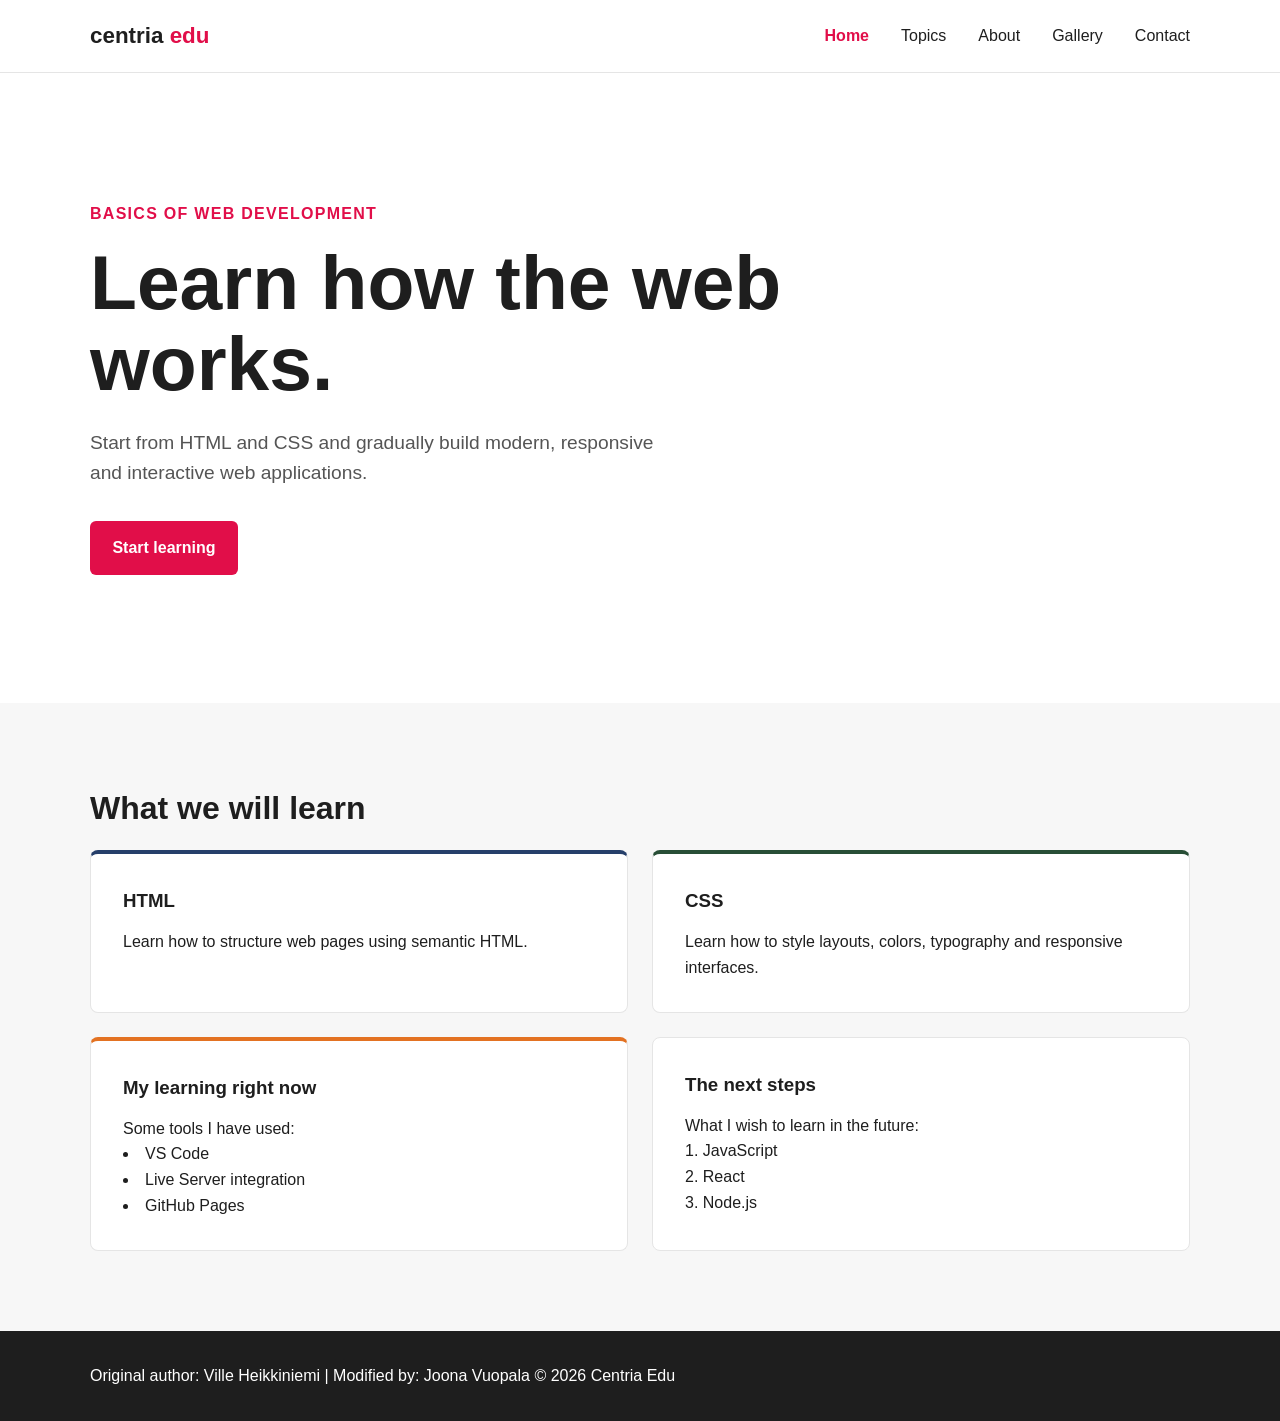
<file: s7/index.html>
<!--
    Centria Edu - Basics of Web Development

    Original author: Ville Heikkiniemi
    Modified by: Joona Vuopala
    Last modified: 2026-10-22

    Based on the original course template.
-->

<!DOCTYPE html>
<html lang="en">

<head>
    <meta charset="UTF-8">
    <meta name="viewport" content="width=device-width, initial-scale=1.0">
    <meta name="author" content="Ville Heikkiniemi">
    <link rel="icon" href="favicon.ico">
    <link rel="stylesheet" href="style.css">

    <title>Centria Edu | Basics of Web Development</title>
</head>

<body>

    <header>
        <div class="container">
            <nav>
                <div class="logo">
                    centria <span>edu</span>
                </div>

                <ul>
                    <li><a href="index.html" aria-current="page">Home</a></li>
                    <li><a href="#topics">Topics</a></li>
                    <li><a href="#">About</a></li>
                    <li><a href="gallery.html">Gallery</a></li>
                    <li><a href="contact.html">Contact</a></li>
                </ul>
            </nav>
        </div>
    </header>

    <main>

        <section class="hero">
            <div class="container">
                <div class="hero-content">

                    <span class="label">Basics of Web Development</span>

                    <h1>
                        Learn how the web works.
                    </h1>

                    <p>
                        Start from HTML and CSS and gradually build modern,
                        responsive and interactive web applications.
                    </p>

                    <a href="#topics" class="button">
                        Start learning
                    </a>

                </div>
            </div>
        </section>

        <section class="topics" id="topics">
            <div class="container">

                <h2>What we will learn</h2>

                <div class="cards">

                    <article class="card">
                        <h3>HTML</h3>
                        <p>
                            Learn how to structure web pages using semantic HTML.
                        </p>
                    </article>

                    <article class="card">
                        <h3>CSS</h3>
                        <p>
                            Learn how to style layouts, colors, typography and
                            responsive interfaces.
                        </p>
                    </article>

                    <article class="card">
                        <h3>My learning right now</h3>
                        <p>Some tools I have used:</p>
                        <ul>
                            <li>VS Code</li>
                            <li>Live Server integration</li>
                            <li>GitHub Pages</li>
                        </ul>
                    </article>

                    <article class="card">
                        <h3>The next steps</h3>
                        <p>What I wish to learn in the future:</p>
                        <ol>
                            <li>JavaScript</li>
                            <li>React</li>
                            <li>Node.js</li>
                        </ol>
                    </article>

                </div>
            </div>
        </section>

    </main>

    <footer>
        <div class="container">
            <p>Original author: Ville Heikkiniemi | Modified by: Joona Vuopala &copy; 2026 Centria Edu</p>
        </div>
    </footer>

</body>

</html>
</file>
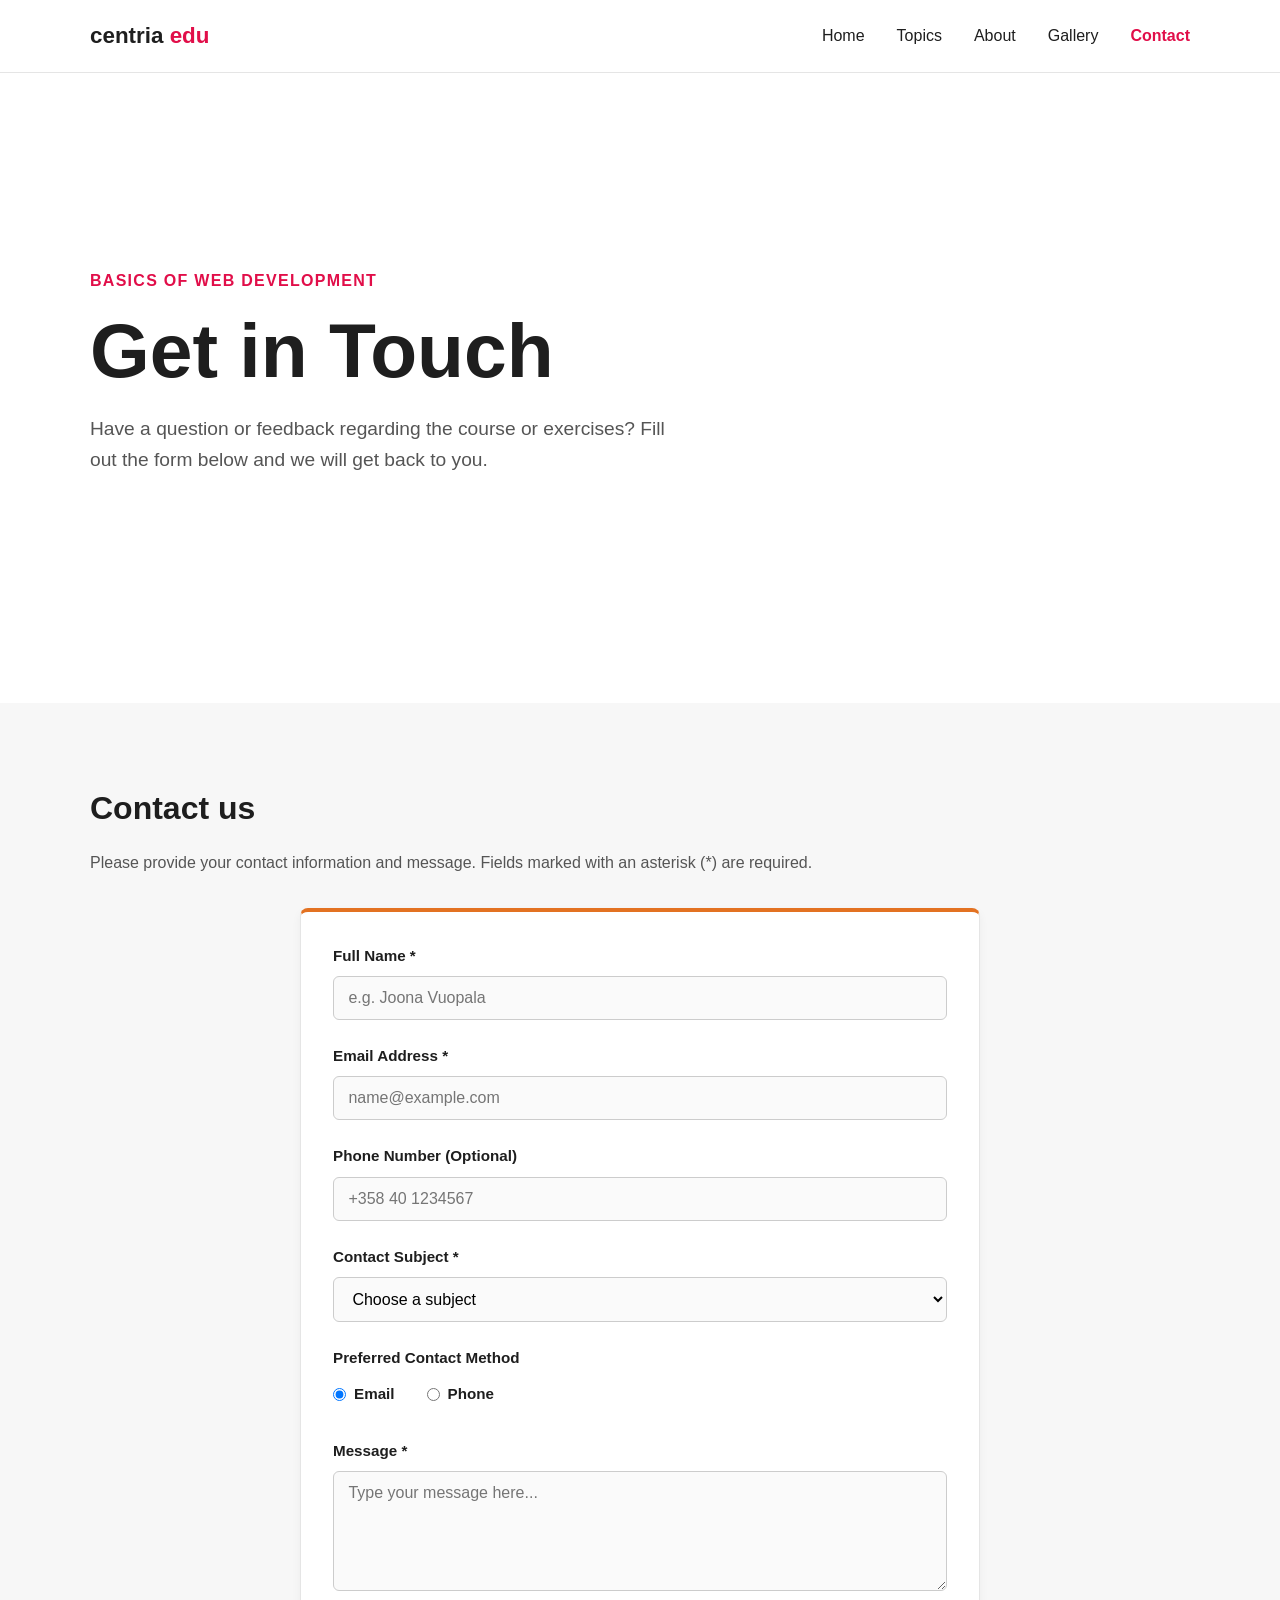
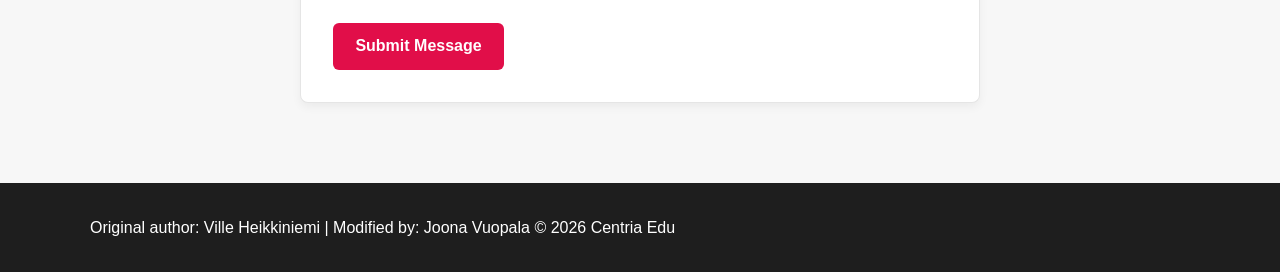
<file: s7/contact.html>
<!--
    Centria Edu - Basics of Web Development

    Original author: Ville Heikkiniemi
    Modified by: Joona Vuopala
    Last modified: 2026-11-07

    Based on the original course template.
-->

<!DOCTYPE html>
<html lang="en">

<head>
    <meta charset="UTF-8">
    <meta name="viewport" content="width=device-width, initial-scale=1.0">
    <meta name="author" content="Ville Heikkiniemi">
    <link rel="icon" href="favicon.ico">
    <link rel="stylesheet" href="style.css">

    <title>Centria Edu | Contact Us</title>
</head>

<body>

    <header>
        <div class="container">
            <nav>
                <div class="logo">
                    centria <span>edu</span>
                </div>

                <ul>
                    <li><a href="index.html">Home</a></li>
                    <li><a href="index.html#topics">Topics</a></li>
                    <li><a href="#">About</a></li>
                    <li><a href="gallery.html">Gallery</a></li>
                    <li><a href="contact.html" aria-current="page">Contact</a></li>
                </ul>
            </nav>
        </div>
    </header>

    <main>

        <section class="hero">
            <div class="container">
                <div class="hero-content">

                    <span class="label">Basics of Web Development</span>

                    <h1>
                        Get in Touch
                    </h1>

                    <p>
                        Have a question or feedback regarding the course or exercises? Fill out the form below and we
                        will get back to you.
                    </p>

                </div>
            </div>
        </section>

        <section class="topics" id="contact">
            <div class="container">

                <h2>Contact us</h2>
                <p>Please provide your contact information and message. Fields marked with an asterisk (*) are required.
                </p>

                <form class="card contact-form" action="https://httpbin.org/post" method="post">

                    <!-- Name -->
                    <div class="form-group">
                        <label for="name">Full Name *</label>
                        <input type="text" id="name" name="name" autocomplete="name" required
                            placeholder="e.g. Joona Vuopala">
                    </div>

                    <!-- Email -->
                    <div class="form-group">
                        <label for="email">Email Address *</label>
                        <input type="email" id="email" name="email" autocomplete="email" required
                            placeholder="name@example.com">
                    </div>

                    <!-- Phone (Optional) -->
                    <div class="form-group">
                        <label for="phone">Phone Number (Optional)</label>
                        <input type="tel" id="phone" name="phone" autocomplete="tel" placeholder="+358 40 1234567">
                    </div>

                    <!-- Subject -->
                    <div class="form-group">
                        <label for="subject">Contact Subject *</label>
                        <select id="subject" name="subject" required>
                            <option value="">Choose a subject</option>
                            <option value="course-feedback">Course Feedback</option>
                            <option value="assignment-help">Assignment Help</option>
                            <option value="general-inquiry">General Inquiry</option>
                        </select>
                    </div>

                    <!-- Preferred Contact Method -->
                    <fieldset class="form-group">
                        <legend>Preferred Contact Method</legend>
                        <div class="radio-options">
                            <label class="radio-label">
                                <input type="radio" name="preferred_contact" value="email" checked>
                                Email
                            </label>
                            <label class="radio-label">
                                <input type="radio" name="preferred_contact" value="phone">
                                Phone
                            </label>
                        </div>
                    </fieldset>

                    <!-- Message -->
                    <div class="form-group">
                        <label for="message">Message *</label>
                        <textarea id="message" name="message" rows="5" required
                            placeholder="Type your message here..."></textarea>
                    </div>

                    <!-- Submit Button -->
                    <button type="submit" class="button">Submit Message</button>

                </form>

            </div>
        </section>

    </main>

    <footer>
        <div class="container">
            <p>Original author: Ville Heikkiniemi | Modified by: Joona Vuopala &copy; 2026 Centria Edu</p>
        </div>
    </footer>

</body>

</html>
</file>
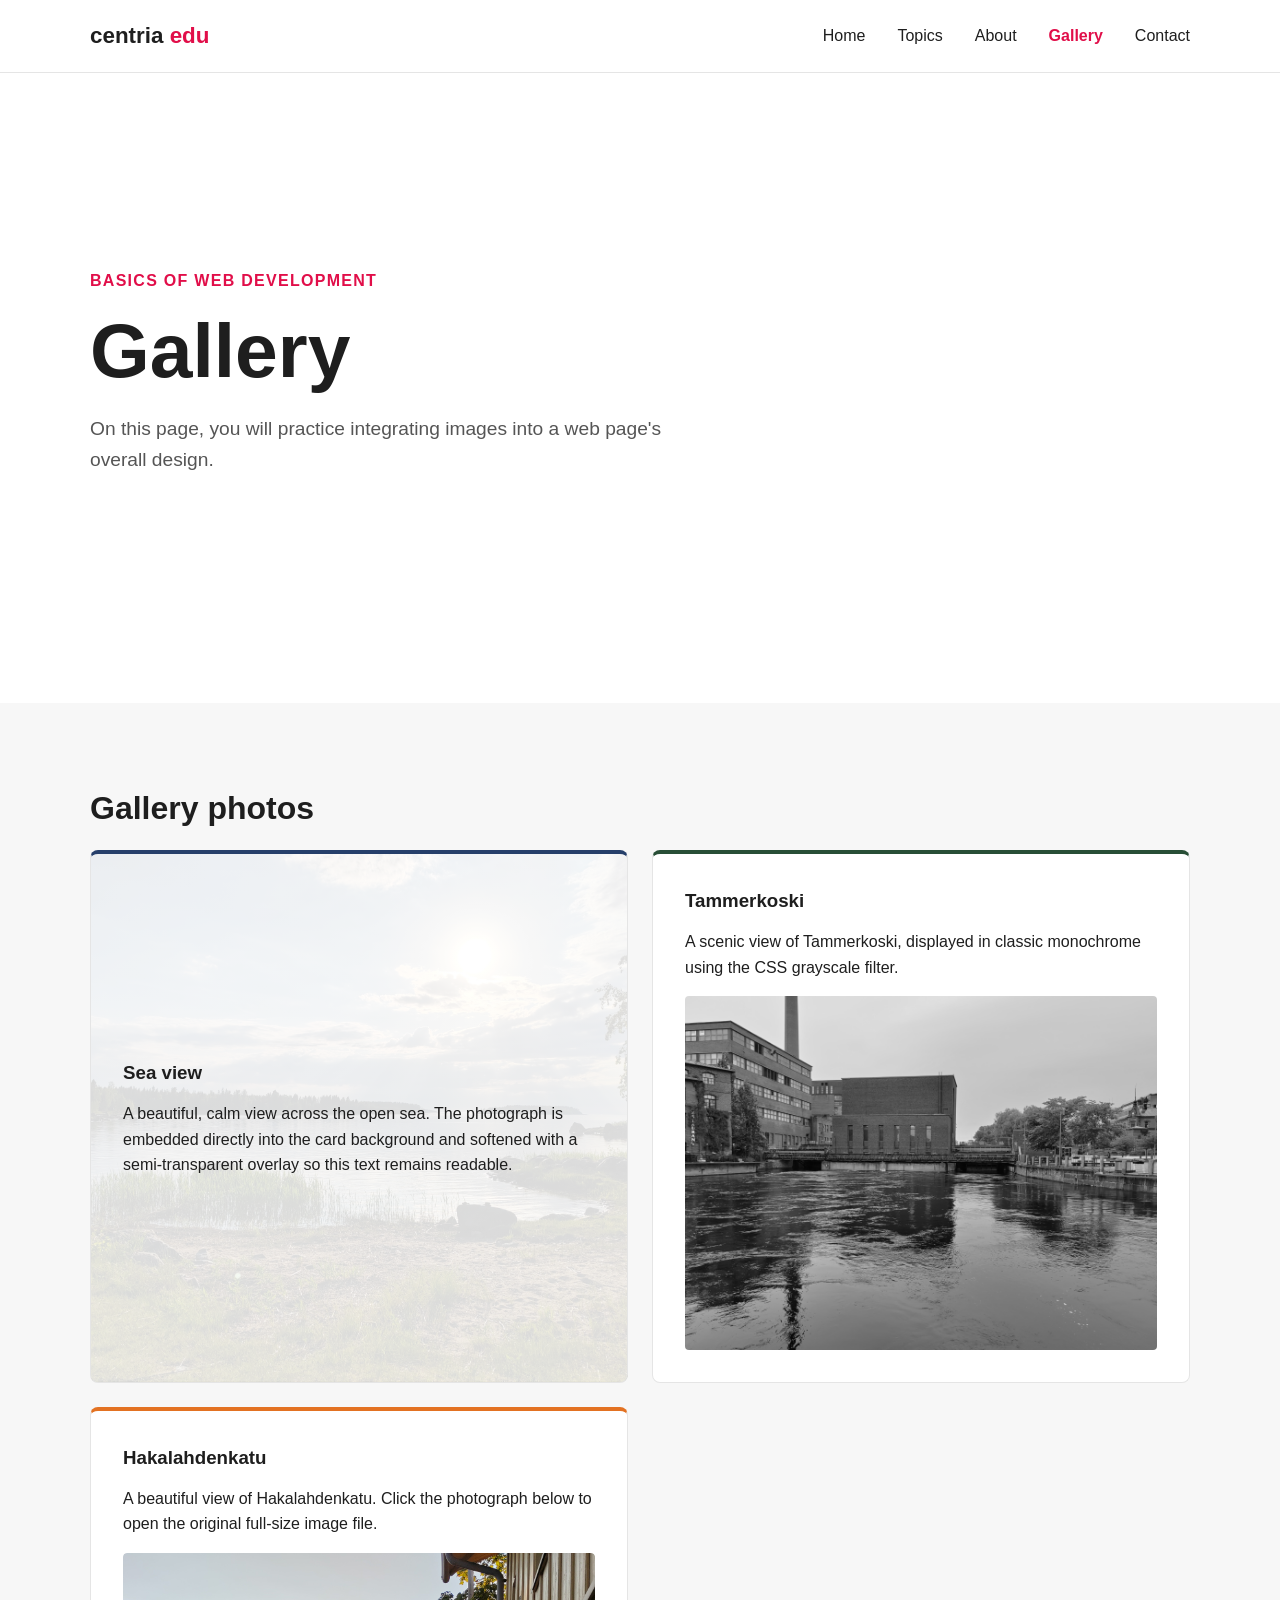
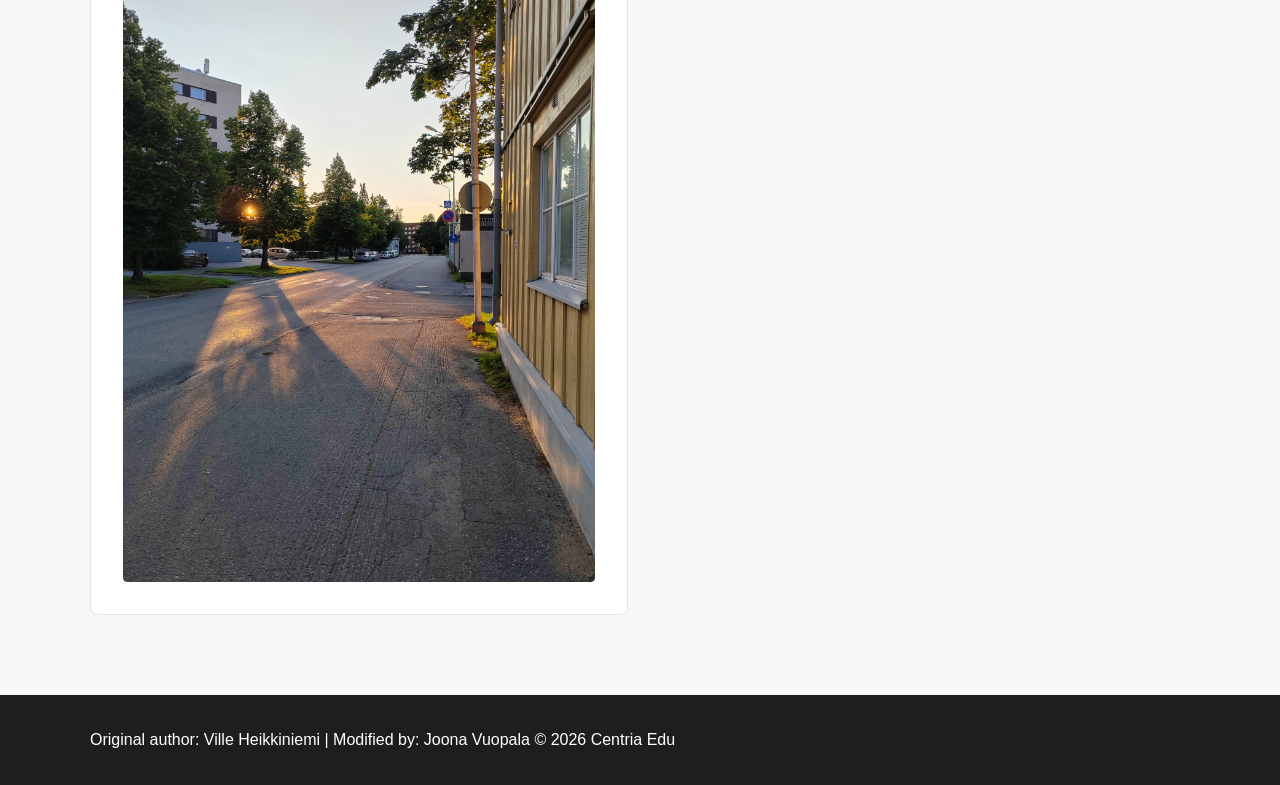
<file: s7/gallery.html>
<!--
    Centria Edu - Basics of Web Development

    Original author: Ville Heikkiniemi
    Modified by: Joona Vuopala
    Last modified: 2026-10-22

    Based on the original course template.
-->

<!DOCTYPE html>
<html lang="en">

<head>
    <meta charset="UTF-8">
    <meta name="viewport" content="width=device-width, initial-scale=1.0">
    <meta name="author" content="Ville Heikkiniemi">
    <link rel="icon" href="favicon.ico">
    <link rel="stylesheet" href="style.css">

    <title>Centria Edu | Basics of Web Development - Gallery</title>
</head>

<body>

    <header>
        <div class="container">
            <nav>
                <div class="logo">
                    centria <span>edu</span>
                </div>

                <ul>
                    <li><a href="index.html">Home</a></li>
                    <li><a href="index.html#topics">Topics</a></li>
                    <li><a href="#">About</a></li>
                    <li><a href="gallery.html" aria-current="page">Gallery</a></li>
                    <li><a href="contact.html">Contact</a></li>
                </ul>
            </nav>
        </div>
    </header>

    <main>

        <section class="hero">
            <div class="container">
                <div class="hero-content">

                    <span class="label">Basics of Web Development</span>

                    <h1>
                        Gallery
                    </h1>

                    <p>
                        On this page, you will practice integrating images into a web page's overall design.
                    </p>

                </div>
            </div>
        </section>

        <section class="topics" id="topics">
            <div class="container">

                <h2>Gallery photos</h2>

                <div class="cards">

                    <!-- 1. Background Image (Faded via CSS) -->
                    <article class="card card-bg-faded">
                        <h3>Sea view</h3>
                        <p>
                            A beautiful, calm view across the open sea. The photograph is embedded directly into the
                            card background and softened with a semi-transparent overlay so this text remains readable.
                        </p>
                    </article>

                    <!-- 2. Grayscale Filter Image -->
                    <article class="card">
                        <h3>Tammerkoski</h3>
                        <p>
                            A scenic view of Tammerkoski, displayed in classic monochrome using the CSS grayscale
                            filter.
                        </p>
                        <img src="images/tammerkoski.jpg" alt="A scenic view of Tammerkoski in black and white"
                            class="grayscale-image">
                    </article>

                    <!-- 3. Clickable Image (Opens full-size file in a new tab) -->
                    <article class="card">
                        <h3>Hakalahdenkatu</h3>
                        <p>
                            A beautiful view of Hakalahdenkatu. Click the photograph below to open the original
                            full-size image file.
                        </p>
                        <a href="images/hakalahdenkatu.jpg" target="_blank" class="image-link"
                            title="Open full-size photograph">
                            <img src="images/hakalahdenkatu.jpg"
                                alt="A beautiful view of Hakalahdenkatu. Click to view full size.">
                        </a>
                    </article>

                </div>
            </div>
        </section>

    </main>

    <footer>
        <div class="container">
            <p>Original author: Ville Heikkiniemi | Modified by: Joona Vuopala &copy; 2026 Centria Edu</p>
        </div>
    </footer>

</body>

</html>
</file>
<file: s7/style.css>
/*
    Centria Edu - Basics of Web Development

    Original author: Ville Heikkiniemi
    Modified by: Joona Vuopala
    Last modified: 2026-11-07
*/

:root {
    --primary: #e10e49;
    --light: #ffffff;
    --dark: #1e1e1e;
    --blue: #263f6a;
    --green: #284e36;
    --orange: #e37222;
    --rose: #c24d52;
}

* {
    box-sizing: border-box;
    margin: 0;
    padding: 0;
}

body {
    font-family: Arial, Helvetica, sans-serif;
    background-color: var(--light);
    color: var(--dark);
    line-height: 1.6;
}

header {
    border-bottom: 1px solid #e5e5e5;
}

ol,
ul {
    list-style-position: inside;
}

.container {
    width: min(1100px, 90%);
    margin: 0 auto;
}

nav {
    min-height: 72px;
    display: flex;
    justify-content: space-between;
    align-items: center;
}

.logo {
    font-size: 1.4rem;
    font-weight: bold;
    color: var(--dark);
}

.logo span {
    color: var(--primary);
}

nav ul {
    display: flex;
    gap: 2rem;
    list-style: none;
}

nav a {
    color: var(--dark);
    text-decoration: none;
    font-weight: normal;
}

nav a:hover {
    color: var(--primary);
}

/* S7 Active Navigation Menu Rule */
nav a[aria-current="page"] {
    font-weight: bold;
    color: var(--primary);
}

.hero {
    min-height: 70vh;
    display: flex;
    align-items: center;
}

.hero-content {
    max-width: 700px;
}

.label {
    display: inline-block;
    margin-bottom: 1rem;
    color: var(--primary);
    font-weight: bold;
    text-transform: uppercase;
    letter-spacing: 0.08rem;
}

h1 {
    margin-bottom: 1.5rem;
    font-size: clamp(2.5rem, 6vw, 5rem);
    line-height: 1.05;
}

.hero p {
    max-width: 600px;
    margin-bottom: 2rem;
    font-size: 1.2rem;
    color: #555;
}

.button {
    display: inline-block;
    padding: 0.9rem 1.4rem;
    background-color: var(--primary);
    color: var(--light);
    text-decoration: none;
    border: none;
    border-radius: 6px;
    font-weight: bold;
    font-size: 1rem;
    cursor: pointer;
    transition: background-color 0.2s ease;
}

.button:hover {
    background-color: var(--rose);
}

.topics {
    padding: 5rem 0;
    background-color: #f7f7f7;
}

.topics h2 {
    margin-bottom: 1rem;
    font-size: 2rem;
}

.topics>.container>p {
    margin-bottom: 2rem;
    color: #555;
}

.cards {
    display: grid;
    grid-template-columns: repeat(2, 1fr);
    gap: 1.5rem;
}

.card {
    padding: 2rem;
    background-color: var(--light);
    border: 1px solid #e5e5e5;
    border-radius: 8px;
    display: flex;
    flex-direction: column;
}

.card img {
    width: 100%;
    height: auto;
    margin-top: 1rem;
    border-radius: 4px;
    display: block;
}

.card h3 {
    margin-bottom: 0.8rem;
}

.card:nth-child(1) {
    border-top: 4px solid var(--blue);
}

.card:nth-child(2) {
    border-top: 4px solid var(--green);
}

.card:nth-child(3) {
    border-top: 4px solid var(--orange);
}

/* S6 Image Handling Rules */
.card-bg-faded {
    background-image:
        linear-gradient(rgba(255, 255, 255, 0.85), rgba(255, 255, 255, 0.85)),
        url("images/seaview.jpg");
    background-size: cover;
    background-position: center;
    background-repeat: no-repeat;
    min-height: 280px;
    justify-content: center;
}

.grayscale-image {
    display: block;
    width: 100%;
    height: auto;
    border-radius: 4px;
    filter: grayscale(100%);
    transition: filter 0.3s ease;
}

.grayscale-image:hover {
    filter: grayscale(0%);
}

.image-link {
    display: block;
    margin-top: 1rem;
    overflow: hidden;
    border-radius: 4px;
}

.image-link img {
    margin-top: 0;
    width: 100%;
    height: auto;
    display: block;
    transition: transform 0.25s ease;
}

.image-link:hover img {
    transform: scale(1.03);
}

/* ===================================================
   S7 Form Styling
   =================================================== */

.contact-form {
    max-width: 680px;
    margin: 0 auto;
    border-top: 4px solid var(--primary);
    box-shadow: 0 4px 10px rgba(0, 0, 0, 0.05);
}

.form-group {
    display: flex;
    flex-direction: column;
    margin-bottom: 1.5rem;
    border: none;
    padding: 0;
}

.form-group label,
.form-group legend {
    font-weight: bold;
    margin-bottom: 0.5rem;
    color: var(--dark);
    font-size: 0.95rem;
}

.form-group input[type="text"],
.form-group input[type="email"],
.form-group input[type="tel"],
.form-group select,
.form-group textarea {
    width: 100%;
    padding: 0.75rem 0.9rem;
    border: 1px solid #ccc;
    border-radius: 6px;
    font-size: 1rem;
    font-family: inherit;
    background-color: #fafafa;
    transition: border-color 0.2s, background-color 0.2s;
}

.form-group input:focus,
.form-group select:focus,
.form-group textarea:focus {
    outline: none;
    border-color: var(--primary);
    background-color: var(--light);
}

.form-group textarea {
    resize: vertical;
    min-height: 120px;
}

.radio-options {
    display: flex;
    gap: 2rem;
    align-items: center;
    margin-top: 0.25rem;
}

.radio-label {
    display: inline-flex;
    align-items: center;
    gap: 0.5rem;
    font-weight: normal;
    cursor: pointer;
}

.contact-form button[type="submit"] {
    align-self: flex-start;
    margin-top: 0.5rem;
}

/* Footer */
footer {
    padding: 2rem 0;
    background-color: var(--dark);
    color: var(--light);
}

/* Responsive */
@media (max-width: 700px) {
    nav ul {
        display: none;
    }

    .cards {
        grid-template-columns: 1fr;
    }

    .hero {
        min-height: 60vh;
    }

    .contact-form {
        padding: 1.5rem;
    }
}
</file>
